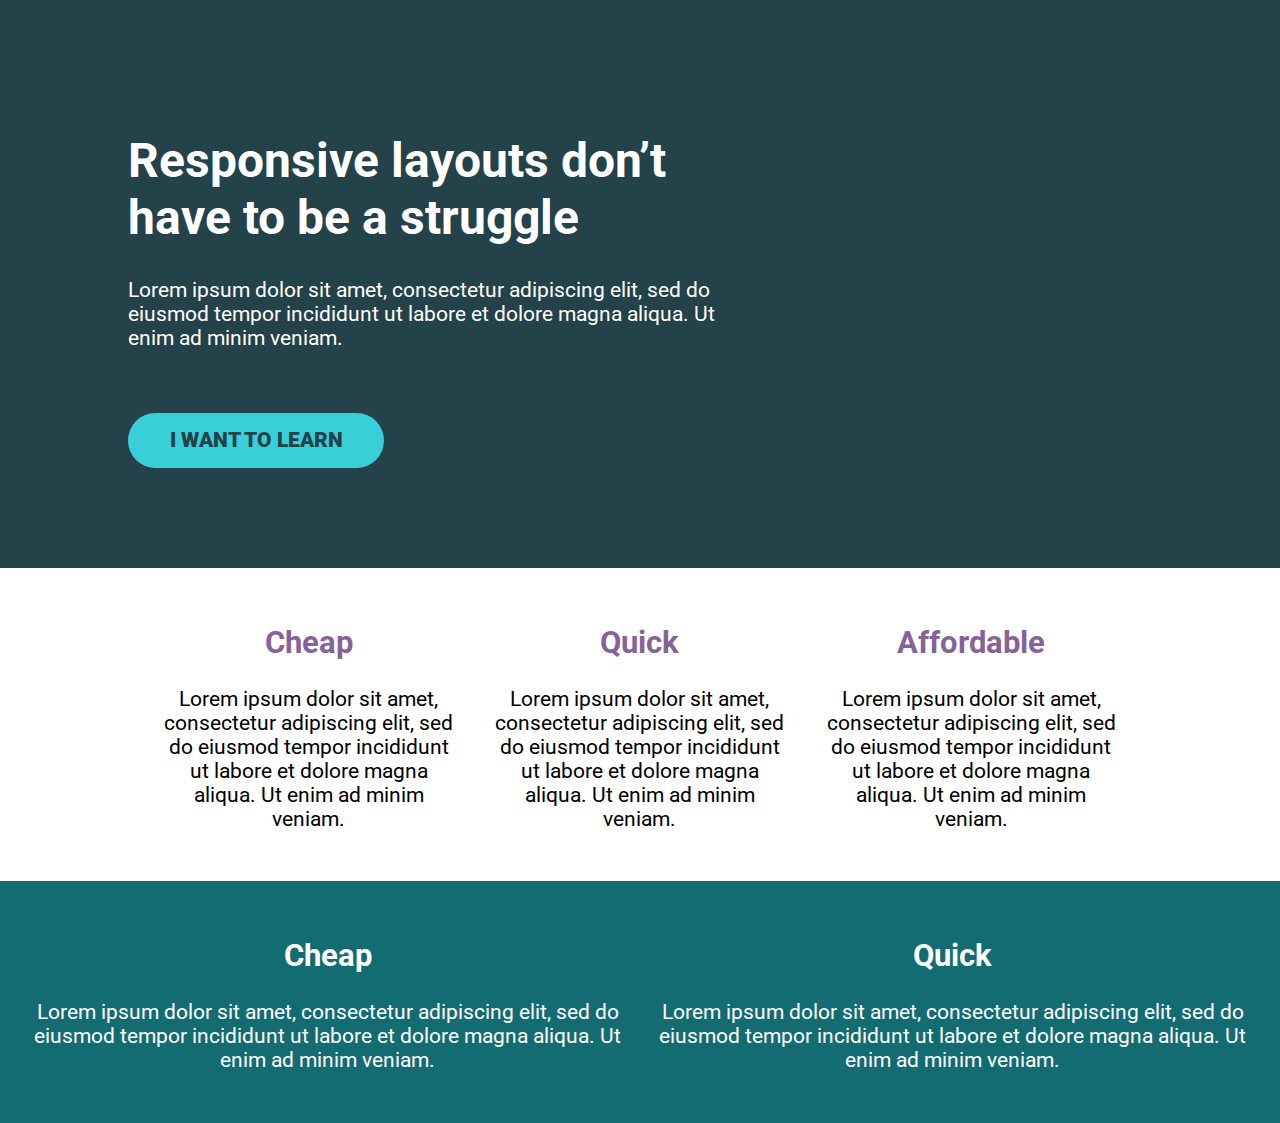
<file: 02-3 - challenge start/index.html>
<!DOCTYPE html>
<html lang="en">
  <head>
    <meta charset="UTF-8" />
    <meta name="viewport" content="width=device-width, initial-scale=1.0" />
    <title>Challenge time!</title>
    <link href="https://fonts.googleapis.com/css2?family=Roboto:wght@400;900&display=swap" rel="stylesheet" />
    <link rel="stylesheet" href="style.css" />
  </head>
  <body>
    <div class="hero">
      <div class="container">
        <div class="hero__text">
          <h1>Responsive layouts don’t have to be a struggle</h1>
          <p>
            Lorem ipsum dolor sit amet, consectetur adipiscing elit, sed do eiusmod tempor incididunt ut labore et
            dolore magna aliqua. Ut enim ad minim veniam.
          </p>
          <a href="#" class="btn">I want to learn</a>
        </div>
      </div>
    </div>
    <div class="container">
      <div class="row row-one">
        <div class="col">
          <h2>Cheap</h2>
          <p>
            Lorem ipsum dolor sit amet, consectetur adipiscing elit, sed do eiusmod tempor incididunt ut labore et
            dolore magna aliqua. Ut enim ad minim veniam.
          </p>
        </div>
        <div class="col">
          <h2>Quick</h2>
          <p>
            Lorem ipsum dolor sit amet, consectetur adipiscing elit, sed do eiusmod tempor incididunt ut labore et
            dolore magna aliqua. Ut enim ad minim veniam.
          </p>
        </div>
        <div class="col">
          <h2>Affordable</h2>
          <p>
            Lorem ipsum dolor sit amet, consectetur adipiscing elit, sed do eiusmod tempor incididunt ut labore et
            dolore magna aliqua. Ut enim ad minim veniam.
          </p>
        </div>
      </div>
    </div>

    <div class="row row-two">
      <div class="col">
        <h2>Cheap</h2>
        <p>
          Lorem ipsum dolor sit amet, consectetur adipiscing elit, sed do eiusmod tempor incididunt ut labore et dolore
          magna aliqua. Ut enim ad minim veniam.
        </p>
      </div>
      <div class="col">
        <h2>Quick</h2>
        <p>
          Lorem ipsum dolor sit amet, consectetur adipiscing elit, sed do eiusmod tempor incididunt ut labore et dolore
          magna aliqua. Ut enim ad minim veniam.
        </p>
      </div>
    </div>
  </body>
</html>
</file>
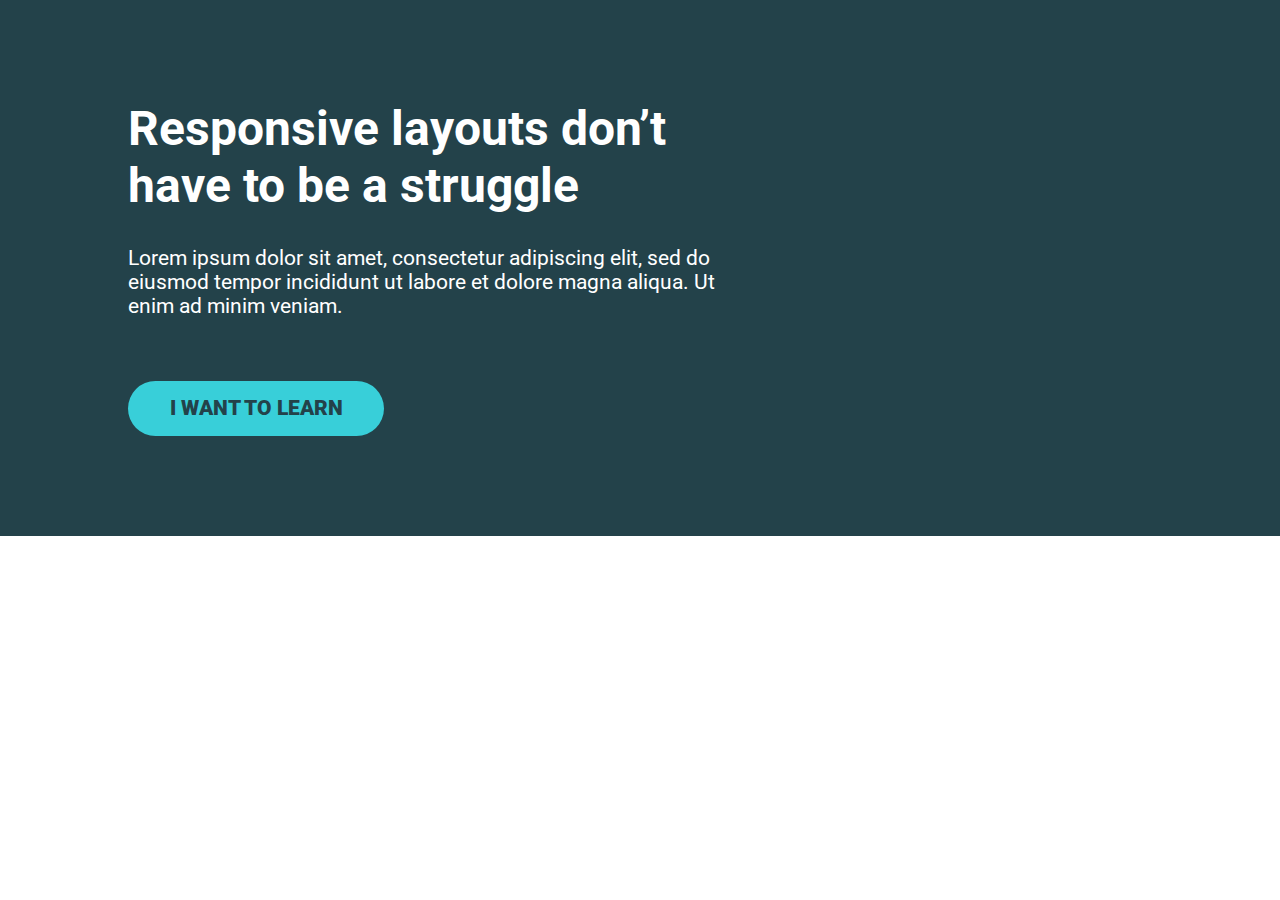
<file: 02-6 - challenge 2/index.html>
<!DOCTYPE html>
<html lang="en">
<head>
    <meta charset="UTF-8">
    <meta name="viewport" content="width=device-width, initial-scale=1.0">
    <title>Conquering Rsponsive Layouts</title>
    <link href="https://fonts.googleapis.com/css2?family=Roboto:wght@400;900&display=swap" rel="stylesheet"> 
    <link rel="stylesheet" href="style.css">
</head>
<body>
    <div class="hero">
        <div class="container row">
            <div class="hero__text">
                <h1>Responsive layouts don’t have to be a struggle</h1>
                <p>Lorem ipsum dolor sit amet, consectetur adipiscing elit, sed do eiusmod tempor incididunt ut labore et dolore magna aliqua. Ut enim ad minim veniam.</p>
                <a href="#" class="btn">I want to learn</a>
            </div>
        </div>
    </div> 

    

</body>
</html>
</file>
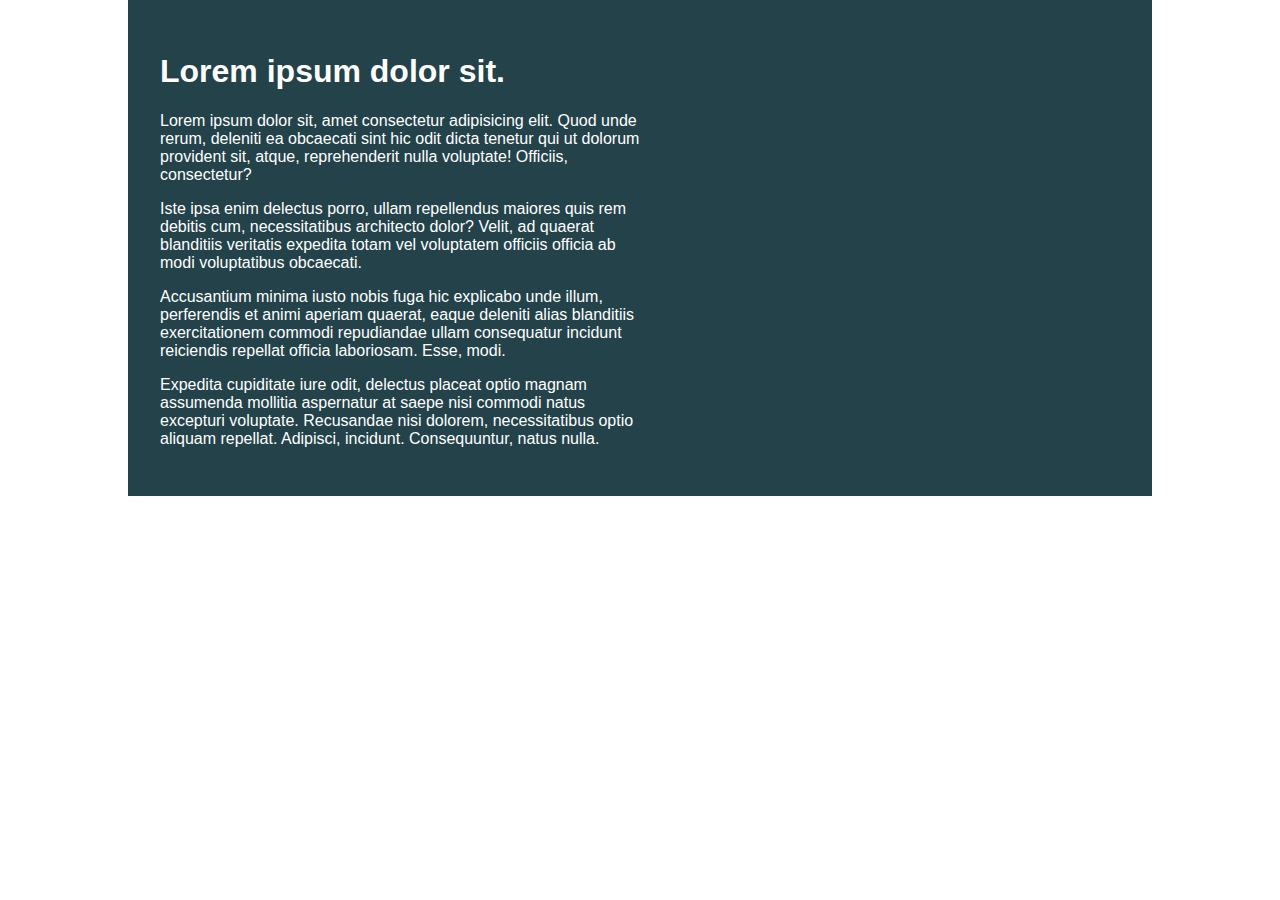
<file: challenge01/index.html>
<!DOCTYPE html>
<html lang="en">

<head>
    <meta charset="UTF-8">
    <meta name="viewport" content="width=device-width, initial-scale=1.0">
    <title>Day 01</title>

    <link rel="stylesheet" href="style.css">
</head>

<body>
    <div class="container">
        <div class="intro-content">
            <h1>Lorem ipsum dolor sit.</h1>
            <p>Lorem ipsum dolor sit, amet consectetur adipisicing elit. Quod unde rerum, deleniti ea obcaecati sint hic
                odit dicta tenetur qui ut dolorum provident sit, atque, reprehenderit nulla voluptate! Officiis,
                consectetur?</p>
            <p>Iste ipsa enim delectus porro, ullam repellendus maiores quis rem debitis cum, necessitatibus architecto
                dolor? Velit, ad quaerat blanditiis veritatis expedita totam vel voluptatem officiis officia ab modi
                voluptatibus obcaecati.</p>
            <p>Accusantium minima iusto nobis fuga hic explicabo unde illum, perferendis et animi aperiam quaerat, eaque
                deleniti alias blanditiis exercitationem commodi repudiandae ullam consequatur incidunt reiciendis
                repellat officia laboriosam. Esse, modi.</p>
            <p>Expedita cupiditate iure odit, delectus placeat optio magnam assumenda mollitia aspernatur at saepe nisi
                commodi natus excepturi voluptate. Recusandae nisi dolorem, necessitatibus optio aliquam repellat.
                Adipisci, incidunt. Consequuntur, natus nulla.</p>
        </div>
    </div>
</body>

</html>
</file>
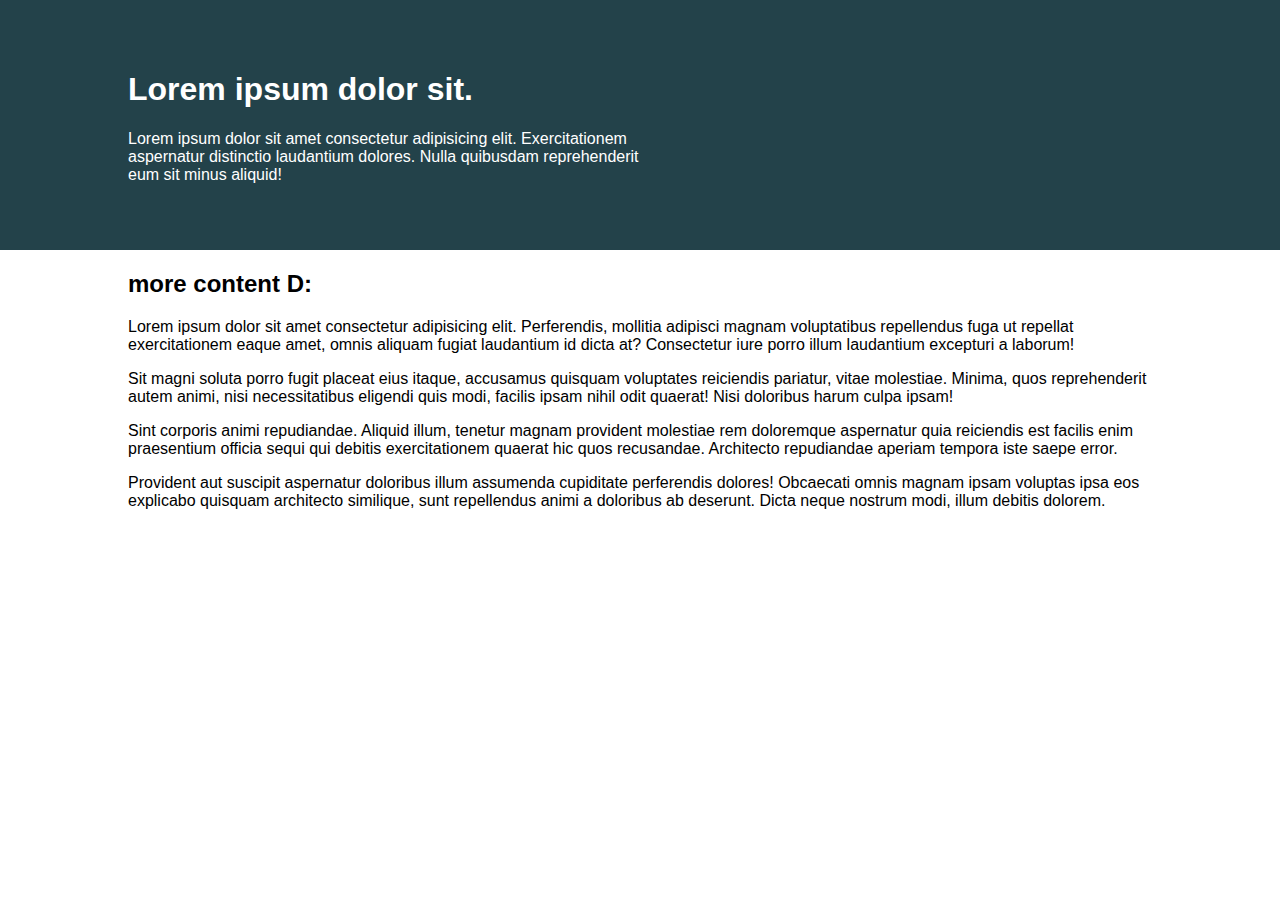
<file: challenge02/index.html>
<!DOCTYPE html>
<html lang="en">
  <head>
    <meta charset="UTF-8" />
    <meta name="viewport" content="width=device-width, initial-scale=1.0" />
    <title>Day 01</title>

    <link rel="stylesheet" href="style.css" />
  </head>
  <body>
    <div class="intro">
      <div class="container">
        <div class="intro-content">
          <h1>Lorem ipsum dolor sit.</h1>
          <p>
            Lorem ipsum dolor sit amet consectetur adipisicing elit. Exercitationem aspernatur distinctio laudantium
            dolores. Nulla quibusdam reprehenderit eum sit minus aliquid!
          </p>
        </div>
      </div>
    </div>

    <div class="container">
      <h2>more content D:</h2>
      <p>
        Lorem ipsum dolor sit amet consectetur adipisicing elit. Perferendis, mollitia adipisci magnam voluptatibus
        repellendus fuga ut repellat exercitationem eaque amet, omnis aliquam fugiat laudantium id dicta at? Consectetur
        iure porro illum laudantium excepturi a laborum!
      </p>
      <p>
        Sit magni soluta porro fugit placeat eius itaque, accusamus quisquam voluptates reiciendis pariatur, vitae
        molestiae. Minima, quos reprehenderit autem animi, nisi necessitatibus eligendi quis modi, facilis ipsam nihil
        odit quaerat! Nisi doloribus harum culpa ipsam!
      </p>
      <p>
        Sint corporis animi repudiandae. Aliquid illum, tenetur magnam provident molestiae rem doloremque aspernatur
        quia reiciendis est facilis enim praesentium officia sequi qui debitis exercitationem quaerat hic quos
        recusandae. Architecto repudiandae aperiam tempora iste saepe error.
      </p>
      <p>
        Provident aut suscipit aspernatur doloribus illum assumenda cupiditate perferendis dolores! Obcaecati omnis
        magnam ipsam voluptas ipsa eos explicabo quisquam architecto similique, sunt repellendus animi a doloribus ab
        deserunt. Dicta neque nostrum modi, illum debitis dolorem.
      </p>
    </div>
  </body>
</html>
</file>
<file: 02-3 - challenge start/style.css>
/* 
////// For this challenge ///////

- You will have to modify the HTML

- You can add new classes in the HTML
  if you need to

// Requirements
1. The headings in the first row must be
   a different color
2. The two .col at the bottom must go next
   to one another
3. The section at the bottom should have
   a dark background color and a different
   color of text
4. I've removed the "gap" that I created,
   so you'll have to add it back in

   */

*,
*::before,
*::after {
  box-sizing: border-box;
}

body {
  margin: 0;
  font-family: 'Roboto', sans-serif;
  font-size: 1.3rem;
}

h1 {
  font-size: 3rem;
}

.container {
  width: 80%;
  max-width: 1100px;
  margin: 0 auto;
}

.row {
  /* display: flex => flex container */
  display: flex;
  padding: 30px;
  /* can't use yet */
  /* gap: 100px; */
}

.col {
  /* these are now flex items */
  width: 100%;
  text-align: center;
}

.col + .col {
  margin-left: 30px;
}

.row-one h2 {
  color: #87629a;
}

.row-two {
  color: white;
  background-color: #136c72;
}

.hero {
  padding: 100px 0;
  background-color: #23424a;
  color: #fff;
}

.hero__text {
  width: 60%;
}

.hero p {
  margin-bottom: 3em;
}

.btn {
  display: inline-block;
  text-decoration: none;
  text-transform: uppercase;
  color: #23424a;
  font-weight: 900;
  background-color: #38cfd9;
  padding: 0.75em 2em;
  border-radius: 100px;
}

.btn:hover,
.btn:focus {
  opacity: 0.75;
}
</file>
<file: 02-6 - challenge 2/style.css>
/* 
////// For this challenge ///////

- All text is in the text.md file

// Requirements
1. Refer to the design specs for the
   overall layout 
2. The image should line up with
   the sidebar in the section
   below

*/

*, *::before, *::after {
    box-sizing: border-box;
}

body {
    margin: 0;
    font-family: 'Roboto', sans-serif;
    font-size: 1.3rem;
}

img {
    max-width: 100%;
}

h1 {
    font-size: 3rem;
    margin-top: 0;
}

.container {
    width: 80%;
    max-width: 1100px;
    margin: 0 auto;
}

.row {
    /* display: flex => flex container */
    display: flex;
    justify-content: space-between;
    
    /* can't use yet */
    /* gap: 100px; */
}

.col {
    /* these are now flex items */
    width: 100%;
}

.col + .col {
    margin-left: 30px;
}

.hero {
    padding: 100px 0;
    background-color: #23424A;
    color: #FFF;
}

.hero__text { 
    width: 62%;
}

.hero__img {
    width: 32%;
    align-self: flex-start;
}

.hero p {
    margin-bottom: 3em;
}

.btn {
    display: inline-block;
    text-decoration: none;
    text-transform: uppercase; 
    color: #23424A;
    font-weight: 900;
    background-color: #38CFD9;
    padding: .75em 2em;
    border-radius: 100px;
}

.btn:hover,
.btn:focus {
    opacity: .75; 
}
</file>
<file: challenge01/style.css>
/* INSTRUCTIONS
 *
 * 1) Limit the total width of
 *    the .intro-content to about half
 *    of it's parent
 *
 * 2) Stop the text from overflowing
 *    out the bottom at small screen
 *    widths
 *
 * You may modify the HTML if needed
 *
 */

* {
  box-sizing: border-box;
}

body {
  margin: 0;
  font-family: sans-serif;
}

.container {
  background: #23424a;
  color: white;

  width: 80%;
  margin: 0 auto;

  padding: 2em;
}

.intro-content {
  width: 50%;
}
</file>
<file: challenge02/style.css>
/* INSTRUCTIONS
 *
 * 1) Keep the text inside .intro-content
 *    in the same place, but have the background
 *    extend from one side of the viewport
 *    to the other, no matter how wide or narrow
 *    the browser is.
 *
 * 2) Limit the maximum width of the text in the
 *    bottom area.
 *
 * You may modify the HTML if needed
 * (you probably should for this challenge)
 *
 */

* {
  box-sizing: border-box;
}

body {
  margin: 0;
  font-family: sans-serif;
}

.container {
  width: 80%;
  margin: 0 auto;
}

.intro {
  background: #23424a;
  color: white;
  padding: 50px 0;
}
.intro-content {
  width: 50%;
}
</file>
